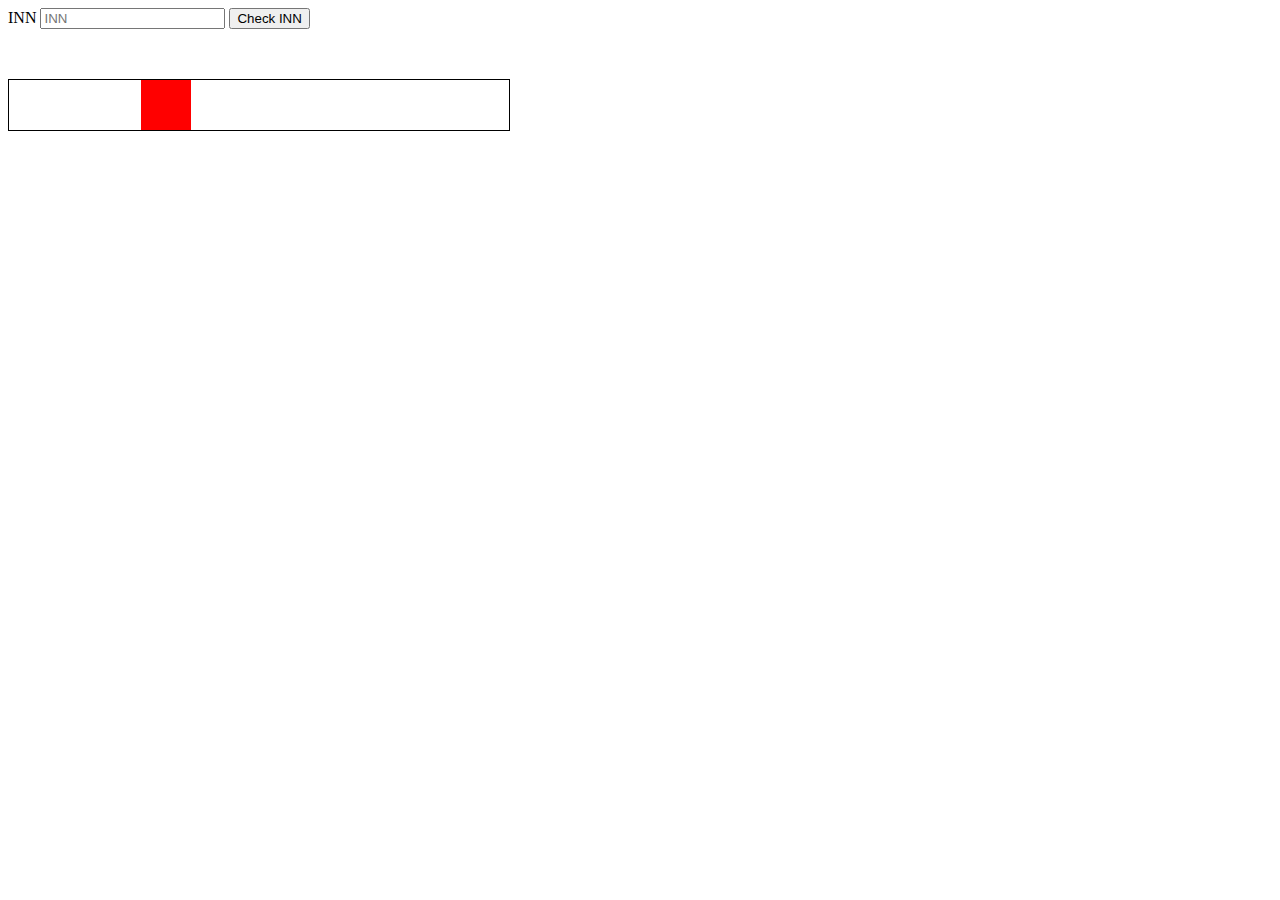
<file: task1/index.html>
<!DOCTYPE html>
<html lang="en">
<head>
    <meta charset="UTF-8">
    <title>Task 1</title>
    <style>
        .block {
            margin-top: 50px;
            width: 500px;
            height: 50px;
            border: 1px solid;
            position: relative;
        }
        .box {
            width: 50px;
            height: 50px;
            position: absolute;
            background-color: #ff0000;
        }
    </style>
</head>
<body>
    <div class="container">
        <label for="innInput">INN</label>
        <input type="text" id="innInput" placeholder="INN">
        <button id="innCheck">Check INN</button>
        <span class="innResult"> </span>
    </div>
    <div class="block">
        <div class="box"></div>
    </div>
</body>
<script src="app.js"></script>
</html>
</file>
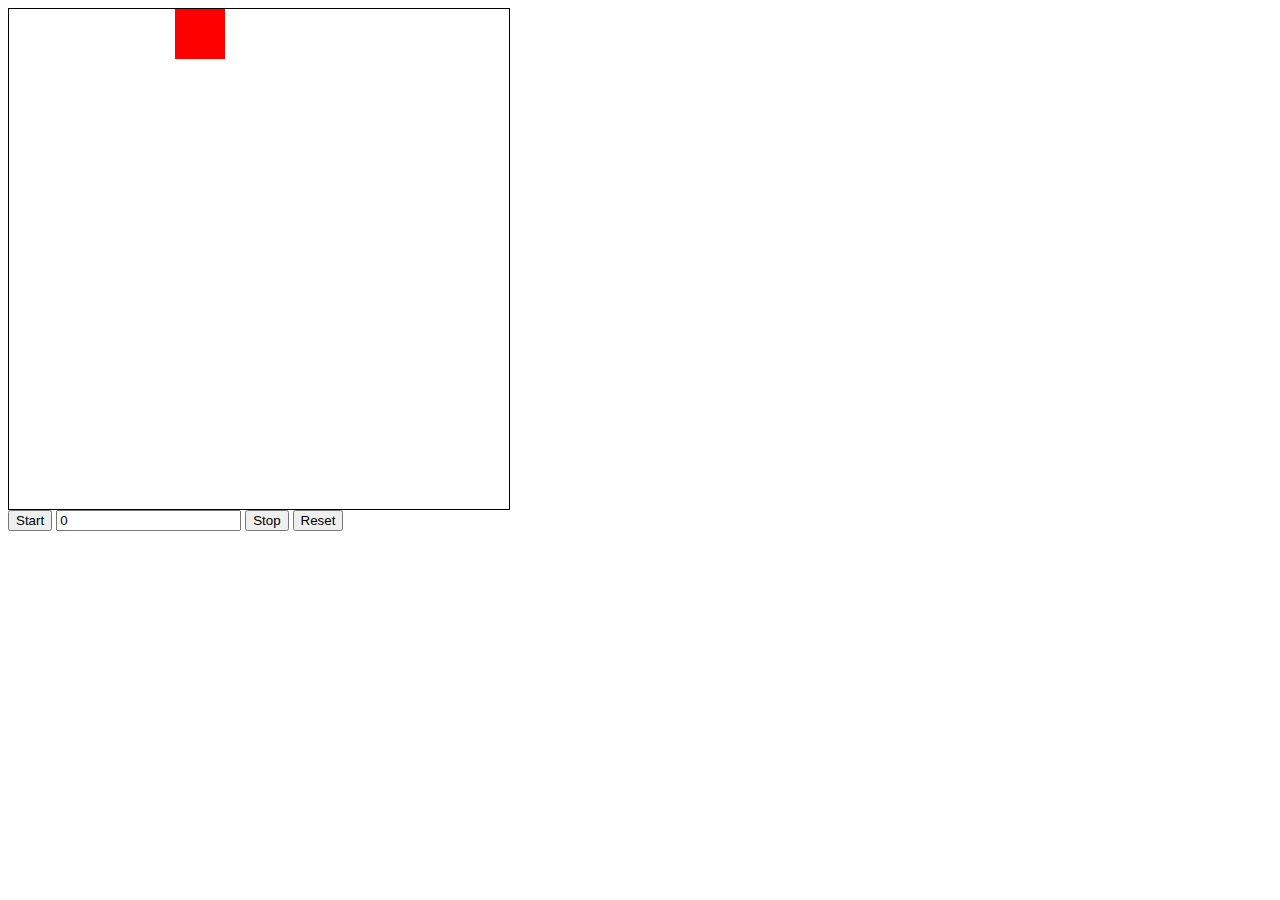
<file: task2/index.html>
<!DOCTYPE html>
<html lang="en">
<head>
    <meta charset="UTF-8">
    <title>Task 2</title>
    <style>
        .block {
            width: 500px;
            height: 500px;
            border: 1px solid;
            position: relative;
        }
        .box {
            width: 50px;
            height: 50px;
            position: absolute;
            background-color: #ff0000;
        }
    </style>
</head>
<body>
    <div class="block">
        <div class="box"></div>
    </div>
    <div class="timer">
        <button class="start">Start</button>
        <input type="text" class="input" value="0">
        <button class="stop">Stop</button>
        <button class="reset">Reset</button>
    </div>
</body>
<script src="app.js"></script>
</html>
</file>
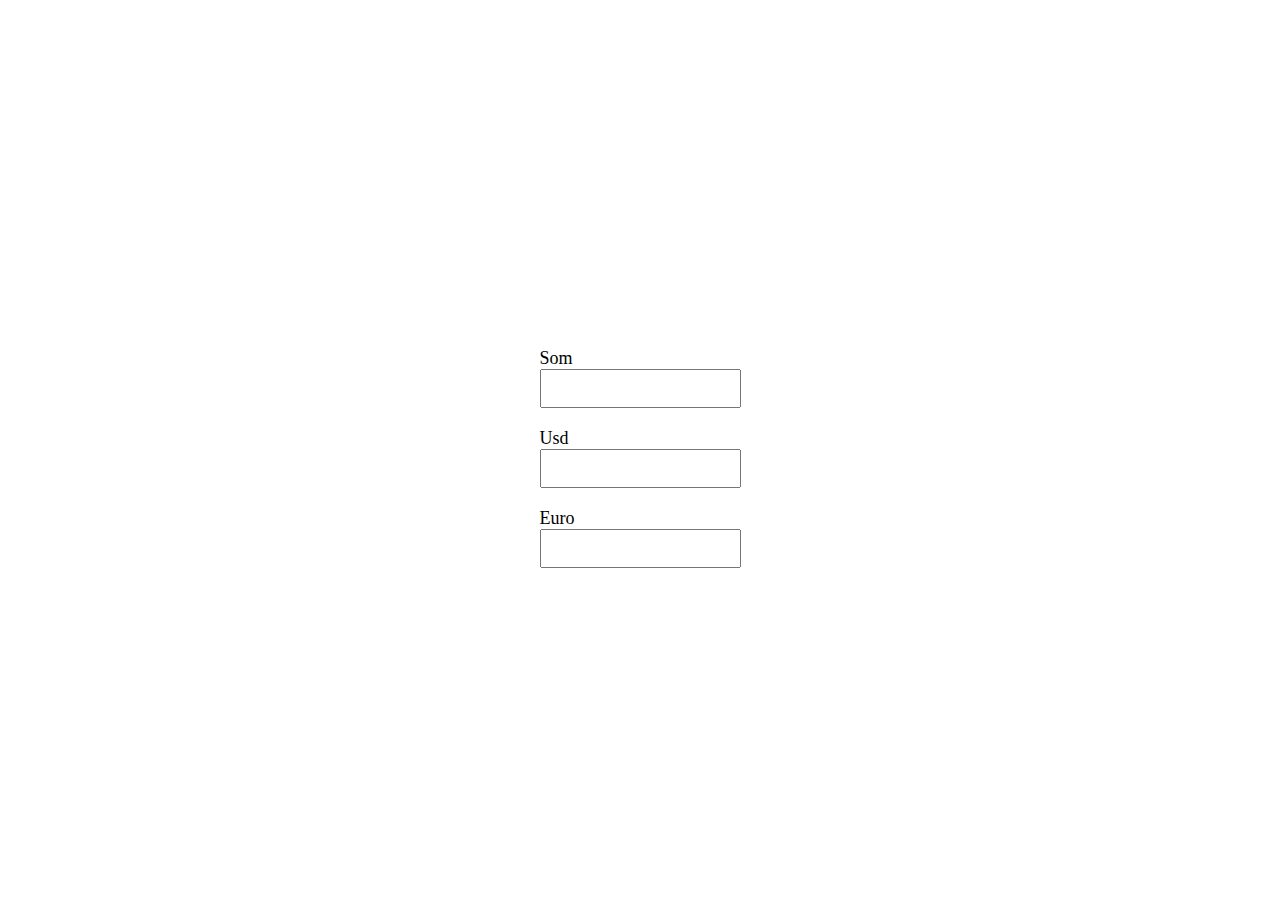
<file: task5/index.html>
<!DOCTYPE html>
<html lang="en">
<head>
    <meta charset="UTF-8">
    <title>Task 5</title>
    <style>
        body {
            display: flex;
            align-content: center;
            justify-content: center;
            flex-wrap: wrap;
            height: 100vh;
        }
        .wrapper > div {
            display: flex;
            flex-direction: column;
        }
        .usd {margin-top: 20px;}
        .usd {margin-bottom: 20px;}
        input {padding: 10px}
        label {font-size: 18px;}

    </style>
</head>
<body>
    <div class="wrapper">
        <div class="som">
            <label for="som">Som</label>
            <input type="number" id="som">
        </div>
        <div class="usd">
            <label for="usd">Usd</label>
            <input type="number" id="usd">
        </div>
        <div class="euro">
            <label for="euro">Euro</label>
            <input type="number" id="euro">
        </div>
    </div>
</body>
<script src="app.js"></script>
</html>
</file>
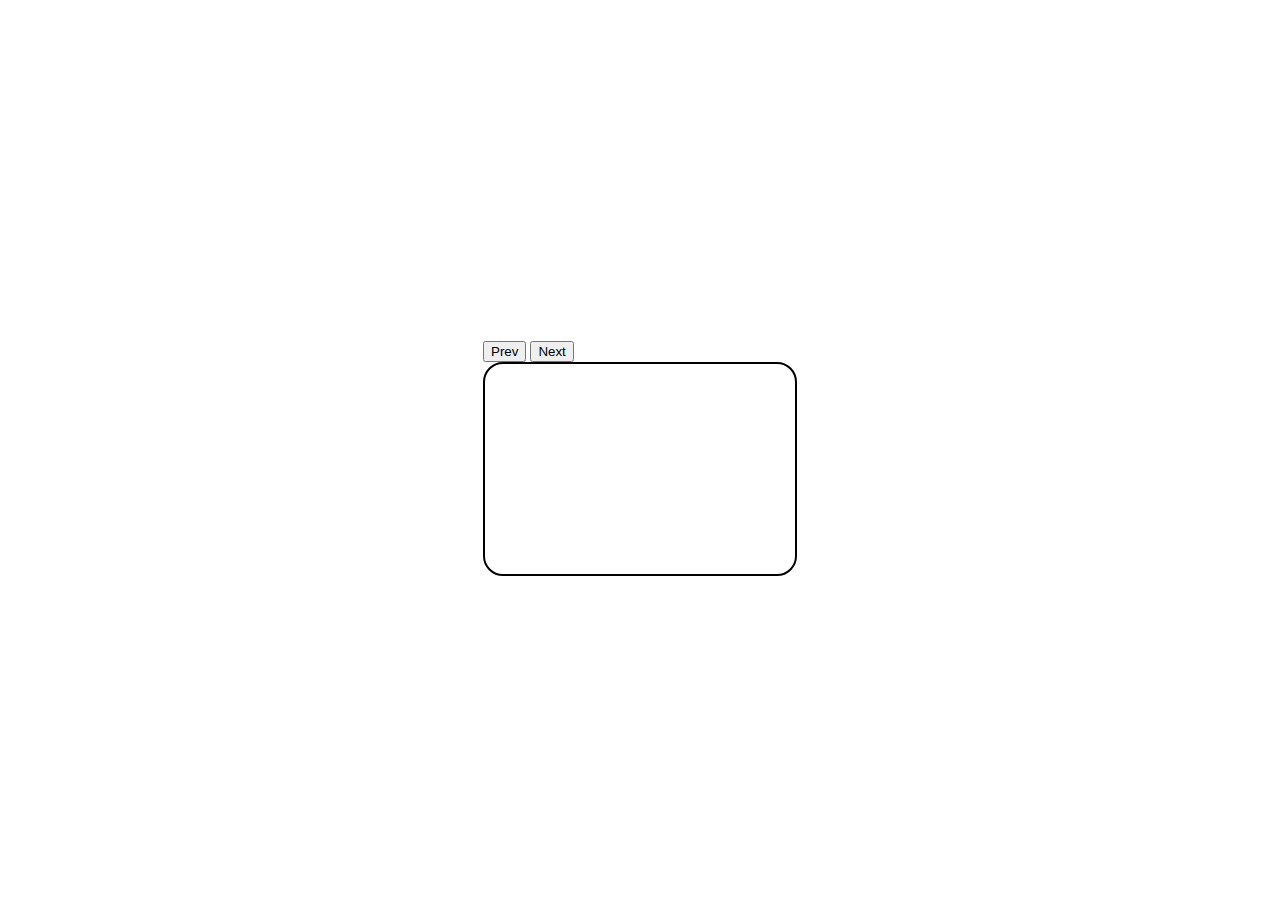
<file: task6/index.html>
<!DOCTYPE html>
<html lang="en">
<head>
    <meta charset="UTF-8">
    <title>Task 6</title>
    <style>
        body {
            display: flex;
            align-content: center;
            justify-content: center;
            flex-direction: column;
            flex-wrap: wrap;
            height: 100vh;
        }
        .block {
            width: 300px;
            height: 200px;
            border-radius: 20px;
            border: 2px solid;
            padding: 5px;
            text-align: center;
        }
    </style>
</head>
<body>
    <div>
        <button class="btn-prev">Prev</button>
        <button class="btn-next">Next</button>
    </div>
    <div class="block">

    </div>
</body>
<script src="app.js"></script>
</html>
</file>
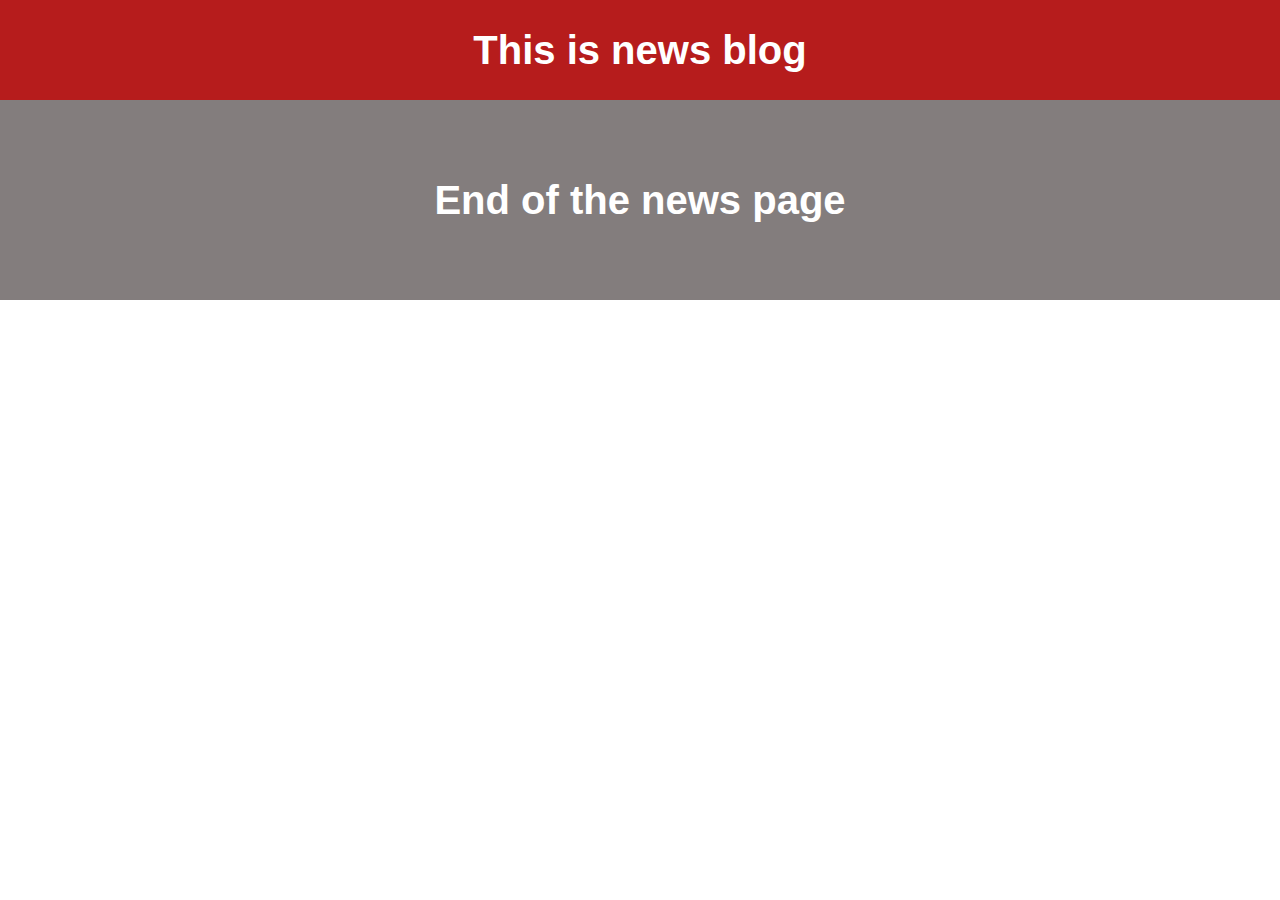
<file: task7/index.html>
<!DOCTYPE html>
<html lang="en">
<head>
    <meta charset="UTF-8">
    <title>Task 7</title>
    <link rel="stylesheet" href="css/core.css">
    <link rel="stylesheet" href="css/css.css">
</head>
<body>
    <div class="wrapper">
        <header class="menu">
            <h2>This is news blog</h2>
        </header>
        <div class="content"></div>
        <footer class="footer">
            <h2>End of the news page</h2>
        </footer>
    </div>
</body>
<script src="app.js"></script>
</html>
</file>
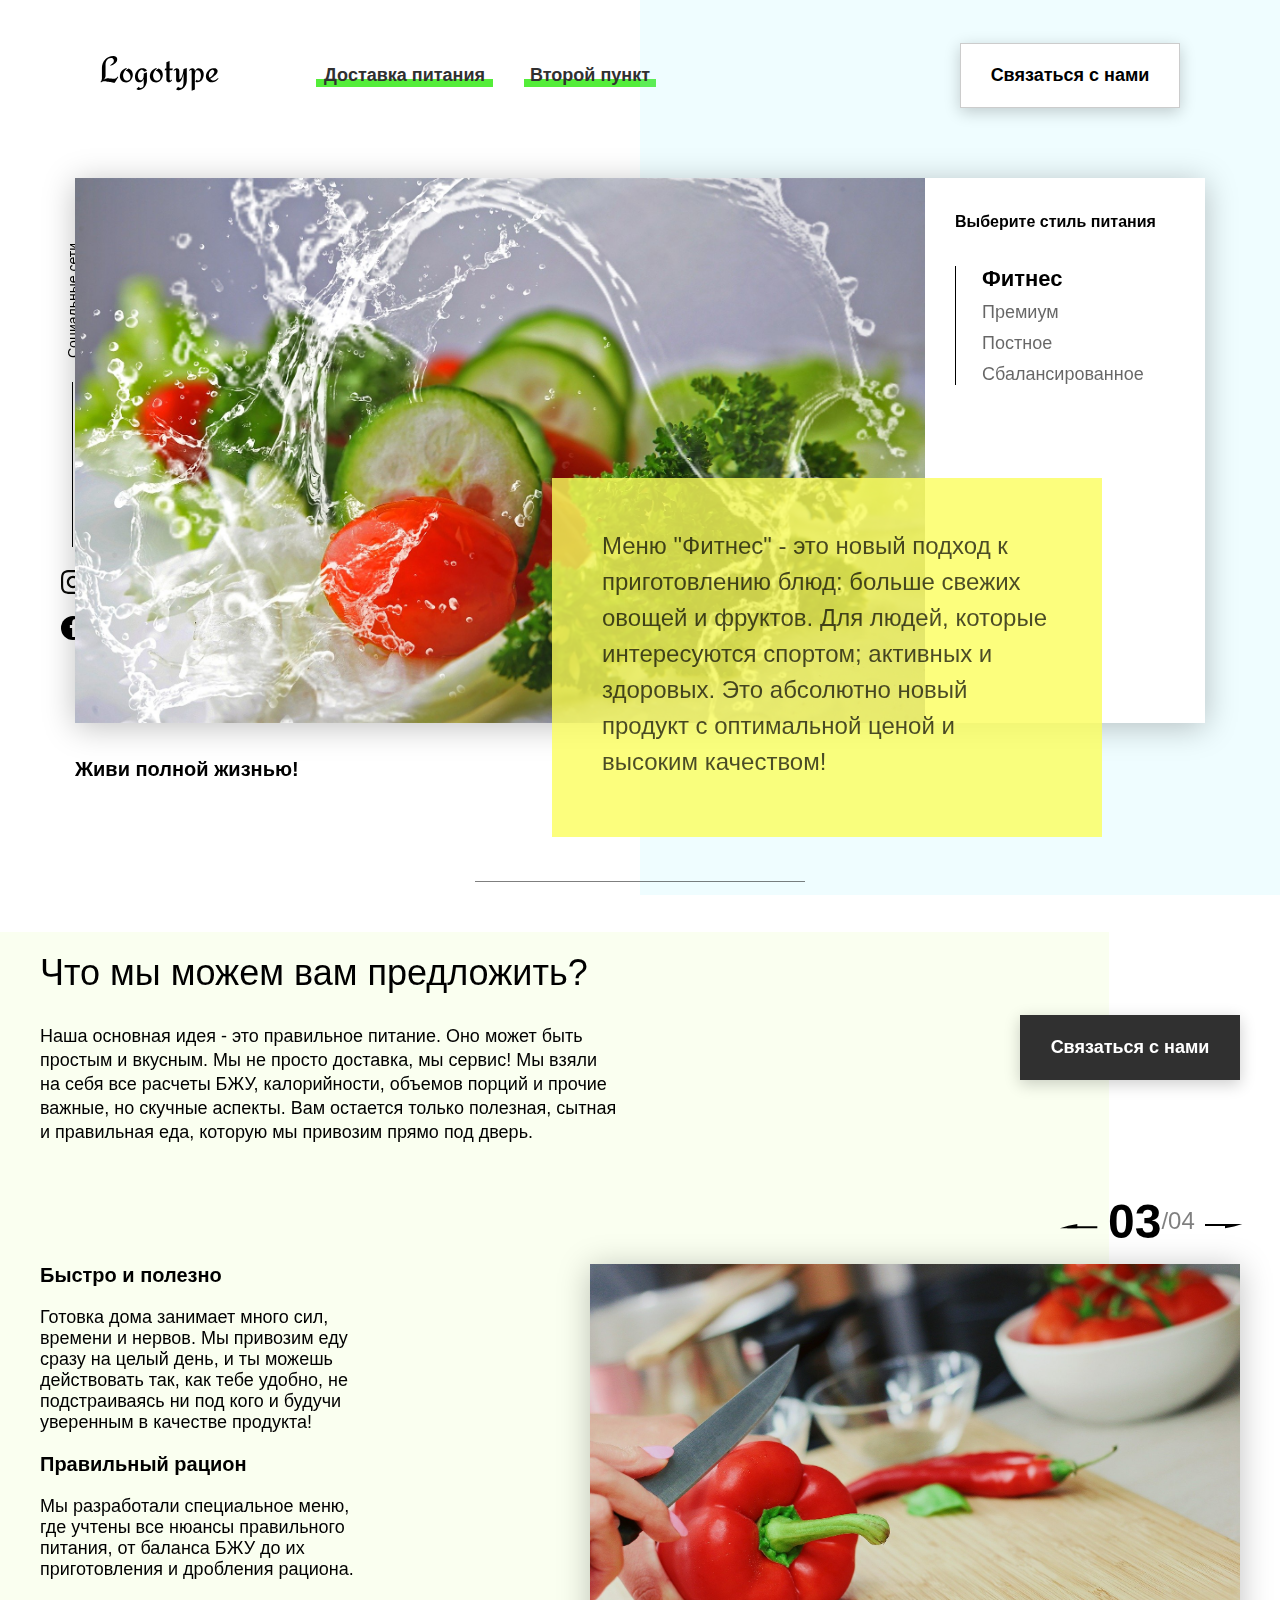
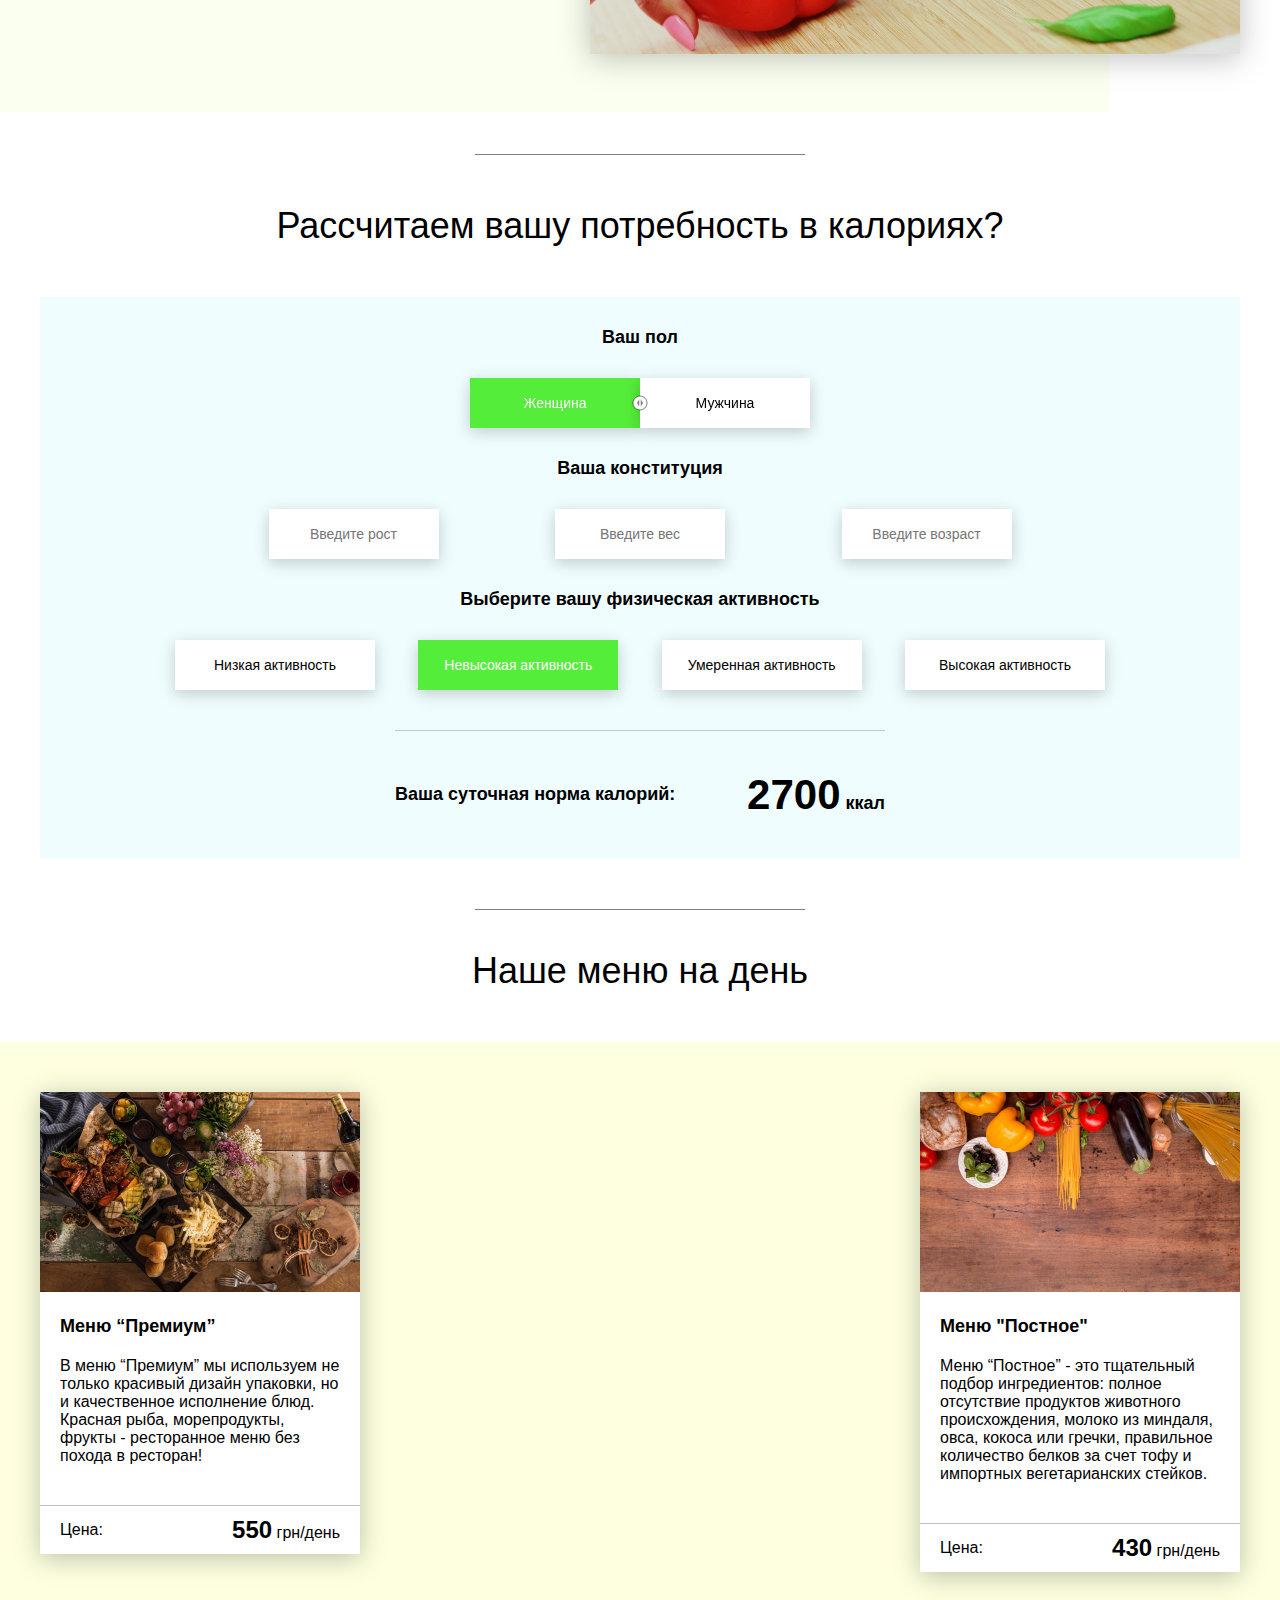
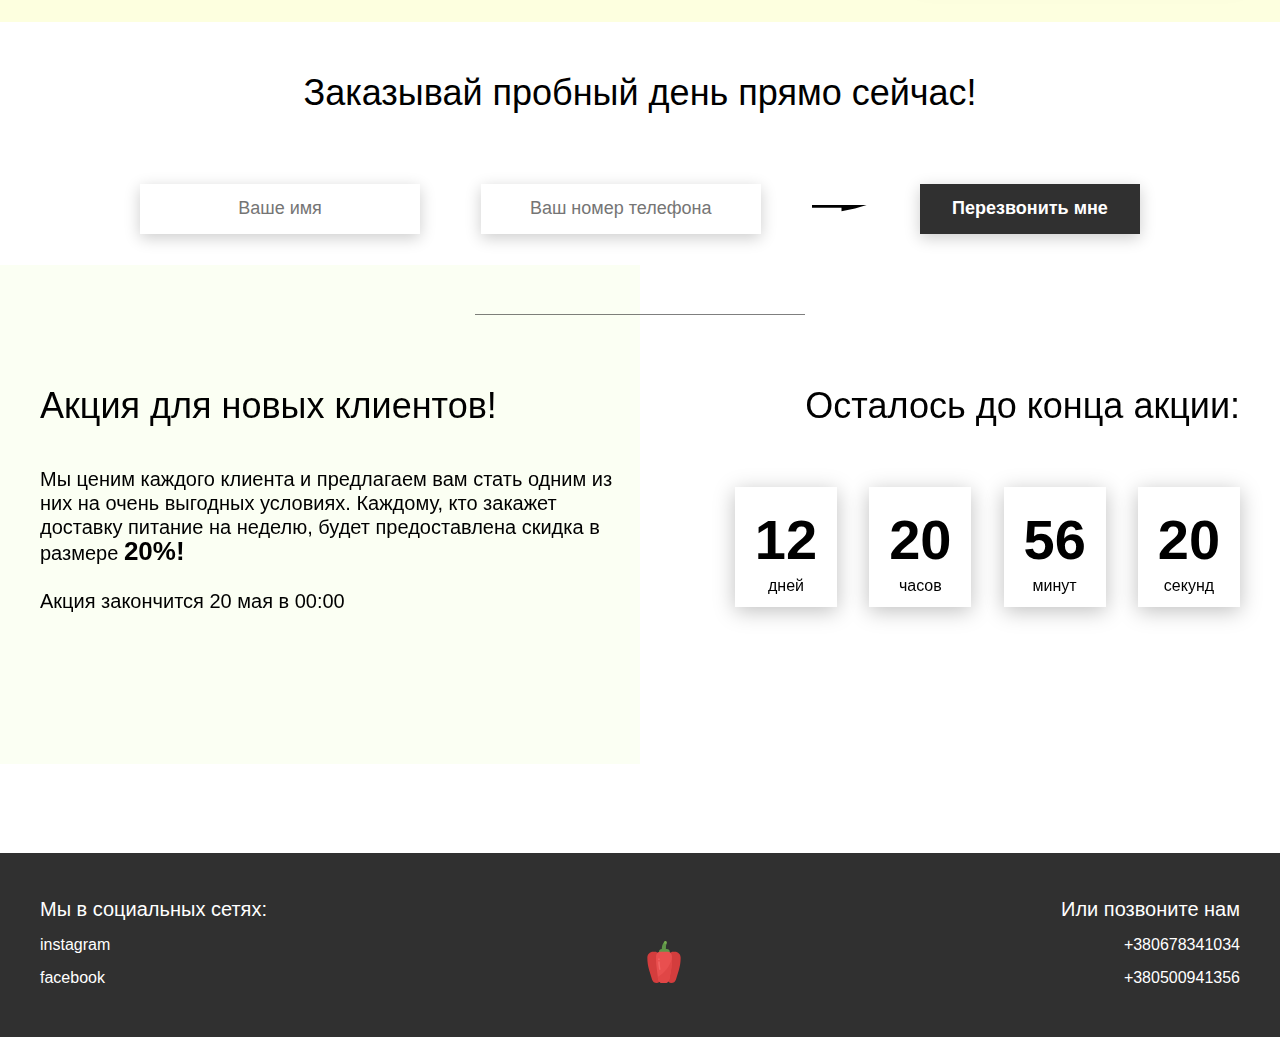
<file: task3/Food/index.html>
<!DOCTYPE html>
<html lang="en">
<head>
	<meta charset="UTF-8">
	<meta name="viewport" content="width=device-width, initial-scale=1.0">
	<title>Food</title>
	<link rel="stylesheet" href="css/style.css">
</head>
<body>
<header class="header">
	<div class="header__left-block">
		<div class="header__logo">
			<img src="icons/logo.svg" alt="Логотип">
		</div>
		<nav class="header__links">
			<a href="#" class="header__link">Доставка питания</a>
			<a href="#" class="header__link">Второй пункт</a>
		</nav>
	</div>
	<div class="header__right-block">
		<button data-modal class="btn btn_white">Связаться с нами</button>
	</div>
</header>
<div class="sidepanel">
	<div class="sidepanel__text"><span>Социальные сети</span></div>
	<div class="sidepanel__divider"></div>
	<a href="#" class="sidepanel__icon">
		<img src="icons/instagram.svg" alt="instagram">
	</a>
	<a href="#" class="sidepanel__icon">
		<img src="icons/facebook.svg" alt="facebook">
	</a>
</div>

<div class="preview">
	<div class="bgc_blue"></div>
	<div class="container">
		<div class="tabcontainer">
			<div class="tabcontent">
				<img src="img/tabs/vegy.jpg" alt="vegy">
				<div class="tabcontent__descr">
					Меню "Фитнес" - это новый подход к приготовлению блюд: больше свежих овощей и фруктов. Для людей,
					которые интересуются спортом; активных и здоровых. Это абсолютно новый продукт с оптимальной ценой и
					высоким качеством!
				</div>
			</div>
			<div class="tabcontent">
				<img src="img/tabs/elite.jpg" alt="elite">
				<div class="tabcontent__descr">
					Меню “Премиум” - мы используем не только красивый дизайн упаковки, но и качественное исполнение
					блюд. Красная рыба, морепродукты, фрукты - ресторанное меню без похода в ресторан!
				</div>
			</div>
			<div class="tabcontent">
				<img src="img/tabs/post.jpg" alt="post">
				<div class="tabcontent__descr">
					Наше специальное “Постное меню” - это тщательный подбор ингредиентов: полное отсутствие продуктов
					животного происхождения. Полная гармония с собой и природой в каждом элементе! Все будет Ом!
				</div>
			</div>
			<div class="tabcontent">
				<img src="img/tabs/hamburger.jpg" alt="vegy">
				<div class="tabcontent__descr">
					Меню "Сбалансированное" - это соответствие вашего рациона всем научным рекомендациям. Мы тщательно
					просчитываем вашу потребность в к/б/ж/у и создаем лучшие блюда для вас.
				</div>
			</div>
			<div class="tabheader">
				<h3>Выберите стиль питания</h3>
				<div class="tabheader__items">
					<div class="tabheader__item tabheader__item_active">Фитнес</div>
					<div class="tabheader__item">Премиум</div>
					<div class="tabheader__item">Постное</div>
					<div class="tabheader__item">Сбалансированное</div>
				</div>
			</div>
		</div>
		<div class="preview__life">Живи полной жизнью!</div>
	</div>
</div>

<div class="divider"></div>

<div class="offer">
	<div class="bgc_y"></div>
	<div class="container">
		<div class="offer__text">
			<h2 class="title">Что мы можем вам предложить?</h2>
			<div class="offer__descr">
				Наша основная идея - это правильное питание. Оно может быть простым и вкусным. Мы не просто доставка, мы
				сервис! Мы взяли на себя все расчеты БЖУ, калорийности, объемов порций и прочие важные, но скучные
				аспекты. Вам остается только полезная, сытная и правильная еда, которую мы привозим прямо под дверь.
			</div>
		</div>
		<div class="offer__action">
			<button data-modal class="btn btn_dark">Связаться с нами</button>
		</div>
	</div>
	<div class="container">
		<div class="offer__advantages">
			<h2>Быстро и полезно</h2>
			<div class="offer__advantages-text">
				Готовка дома занимает много сил, времени и нервов. Мы привозим еду сразу на целый день, и ты можешь
				действовать так, как тебе удобно, не подстраиваясь ни под кого и будучи уверенным в качестве продукта!
			</div>
			<h2>Правильный рацион</h2>
			<div class="offer__advantages-text">
				Мы разработали специальное меню, где учтены все нюансы правильного питания, от баланса БЖУ до их
				приготовления и дробления рациона.
			</div>
		</div>
		<div class="offer__slider">
			<div class="offer__slider-counter">
				<div class="offer__slider-prev">
					<img src="icons/left.svg" alt="prev">
				</div>
				<span id="current">03</span>
				/
				<span id="total">04</span>
				<div class="offer__slider-next">
					<img src="icons/right.svg" alt="next">
				</div>
			</div>
			<div class="offer__slider-wrapper">
				<div class="offer__slide">
					<img src="img/slider/pepper.jpg" alt="pepper">
				</div>
				<!-- <div class="offer__slide">
					<img src="img/slider/food-12.jpg" alt="food">
				</div>
				<div class="offer__slide">
					<img src="img/slider/olive-oil.jpg" alt="oil">
				</div>
				<div class="offer__slide">
					<img src="img/slider/paprika.jpg" alt="paprika">
				</div> -->
			</div>
		</div>
	</div>
</div>

<div class="divider"></div>

<div class="calculating">
	<div class="container">
		<h2 class="title">Рассчитаем вашу потребность в калориях?
		</h2>
		<div class="calculating__field">
			<div class="calculating__subtitle">
				Ваш пол
			</div>
			<div class="calculating__choose" id="gender">
				<div class="calculating__choose-item calculating__choose-item_active">Женщина</div>
				<div class="calculating__choose-item">Мужчина</div>
			</div>

			<div class="calculating__subtitle">
				Ваша конституция
			</div>
			<div class="calculating__choose calculating__choose_medium">
				<input type="text" id="height" placeholder="Введите рост" class="calculating__choose-item">
				<input type="text" id="weight" placeholder="Введите вес" class="calculating__choose-item">
				<input type="text" id="age" placeholder="Введите возраст" class="calculating__choose-item">
			</div>

			<div class="calculating__subtitle">
				Выберите вашу физическая активность
			</div>
			<div class="calculating__choose calculating__choose_big">
				<div id="low" class="calculating__choose-item">Низкая активность</div>
				<div id="small" class="calculating__choose-item calculating__choose-item_active">Невысокая активность
				</div>
				<div id="medium" class="calculating__choose-item">Умеренная активность</div>
				<div id="high" class="calculating__choose-item">Высокая активность</div>
			</div>

			<div class="calculating__divider"></div>

			<div class="calculating__total">
				<div class="calculating__subtitle">
					Ваша суточная норма калорий:
				</div>
				<div class="calculating__result">
					<span>2700</span> ккал
				</div>
			</div>
		</div>
	</div>
</div>

<div class="divider"></div>

<div class="menu">
	<h2 class="title">Наше меню на день</h2>

	<div class="menu__field">
		<div id="cardWrapper" class="container">
			<div class="menu__item">
				<img src="img/tabs/elite.jpg" alt="elite">
				<h3 class="menu__item-subtitle">Меню “Премиум”</h3>
				<div class="menu__item-descr">В меню “Премиум” мы используем не только красивый дизайн упаковки, но и
					качественное исполнение блюд. Красная рыба, морепродукты, фрукты - ресторанное меню без похода в
					ресторан!
				</div>
				<div class="menu__item-divider"></div>
				<div class="menu__item-price">
					<div class="menu__item-cost">Цена:</div>
					<div class="menu__item-total"><span>550</span> грн/день</div>
				</div>
			</div>
			<div class="menu__item">
				<img src="img/tabs/post.jpg" alt="post">
				<h3 class="menu__item-subtitle">Меню "Постное"</h3>
				<div class="menu__item-descr">Меню “Постное” - это тщательный подбор ингредиентов: полное отсутствие
					продуктов животного происхождения, молоко из миндаля, овса, кокоса или гречки, правильное количество
					белков за счет тофу и импортных вегетарианских стейков.
				</div>
				<div class="menu__item-divider"></div>
				<div class="menu__item-price">
					<div class="menu__item-cost">Цена:</div>
					<div class="menu__item-total"><span>430</span> грн/день</div>
				</div>
			</div>
		</div>
	</div>
</div>

<div class="order">
	<div class="container">
		<div class="title">Заказывай пробный день прямо сейчас!</div>
		<form action="#" class="order__form">
			<input required placeholder="Ваше имя" name="name" type="text" class="order__input">
			<input required placeholder="Ваш номер телефона" name="phone" type="phone" class="order__input">
			<img src="icons/right.svg" alt="right">
			<button class="btn btn_dark btn_min">Перезвонить мне</button>
		</form>
	</div>
</div>

<div class="divider"></div>

<div class="promotion">
	<div class="bgc_y"></div>
	<div class="container">
		<div class="promotion__text">
			<div class="title">Акция для новых клиентов!</div>
			<div class="promotion__descr">
				Мы ценим каждого клиента и предлагаем вам стать одним из них на очень выгодных условиях.
				Каждому, кто закажет доставку питание на неделю, будет предоставлена скидка в размере <span>20%!</span>
				<br><br>
				Акция закончится 20 мая в 00:00
			</div>
		</div>
		<div class="promotion__timer">
			<div class="title">Осталось до конца акции:</div>
			<div class="timer">
				<div class="timer__block">
					<span id="days">12</span>
					дней
				</div>
				<div class="timer__block">
					<span id="hours">20</span>
					часов
				</div>
				<div class="timer__block">
					<span id="minutes">56</span>
					минут
				</div>
				<div class="timer__block">
					<span id="seconds">20</span>
					секунд
				</div>
			</div>
		</div>
	</div>
</div>

<footer class="footer">
	<div class="container">
		<div class="social">
			<div class="subtitle">Мы в социальных сетях:</div>
			<a href="#" class="link">instagram</a>
			<a href="#" class="link">facebook</a>
		</div>
		<div class="pepper">
			<img src="icons/veg.svg" alt="pepper">
		</div>
		<div class="call">
			<div class="subtitle">Или позвоните нам</div>
			<a href="#" class="link">+380678341034</a>
			<a href="#" class="link">+380500941356</a>
		</div>
	</div>
</footer>

<div class="modal">
	<div class="modal__dialog">
		<div class="modal__content">
			<form action="#">
				<div class="modal__close">&times;</div>
				<div class="modal__title">Мы свяжемся с вами как можно быстрее!</div>
				<input required placeholder="Ваше имя" name="name" type="text" class="modal__input">
				<input required placeholder="Ваш номер телефона" name="phone" type="phone" class="modal__input">
				<button class="btn btn_dark btn_min">Перезвонить мне</button>
			</form>
		</div>
	</div>
</div>
<script src="js/app.js"></script>
</body>
</html>
</file>
<file: task7/css/core.css>
* {
    margin: 0;
    padding: 0;
    box-sizing: border-box;
}

.wrapper {
    font-family: sans-serif;
}
</file>
<file: task7/css/css.css>
.menu {
    height: 100px;
    background-color: #b61c1c;
    display: flex;
    justify-content: center;
    align-items: center;
}

.menu h2 {
    color: #ffffff;
    font-size: 40px;
}

.content {
    display: flex;
    flex-wrap: wrap;
    justify-content: center;
}

.content h2 {
    margin-bottom: 10px;
}

.content h4 {
    color: #494949;
}

.card {
    width: 300px;
    background-color: #ffffff;
    padding: 20px;
    border-radius: 10px;
    margin: 10px;
}

.card-img {
    width: 100%;
    height: 200px;
    object-fit: cover;
    object-position: center;
}

.footer {
    height: 200px;
    background-color: #837d7d;
    display: flex;
    justify-content: center;
    align-items: center;
}

.footer h2 {
    color: #ffffff;
    font-size: 40px;
    font-family: sans-serif;
}
</file>
<file: task3/Food/css/style.css>
* {
    box-sizing: border-box;
    margin: 0;
    padding: 0;
    font-family: Roboto, sans-serif;
}

a {
    text-decoration: none;
}

.btn {
    width: 220px;
    height: 65px;
    display: flex;
    justify-content: center;
    align-items: center;
    background-color: #fff;
    font-size: 18px;
    font-weight: 700;
    border: 1px solid rgba(0, 0, 0, 0.2);
    box-shadow: 0 4px 15px rgba(0, 0, 0, 0.2);
    cursor: pointer;
    transition: 0.3s all;
    outline: 0;
}

.btn_white {
    background-color: #fff;
}

.btn_dark {
    background-color: #303030;
    color: #fff;
    border: none;
}

.btn_min {
    height: 50px;
}

.btn:hover {
    box-shadow: 0 4px 30px rgba(0, 0, 0, 0.3);
}

.container {
    max-width: 1200px;
    margin: 0 auto;
}

.divider {
    width: 330px;
    height: 1px;
    margin: 0 auto;
    background-color: rgba(0, 0, 0, 0.5);
}

.title {
    font-size: 36px;
    font-weight: 400;
}

.header {
    display: flex;
    justify-content: space-between;
    align-items: center;
    height: 150px;
    padding: 0 100px;
}

.header__left-block {
    display: flex;
    justify-content: space-between;
    min-width: 550px;
}

.header__logo {
    max-width: 170px;
}

.header__logo img {
    width: 100%;
}

.header__links {
    display: flex;
    align-items: center;
}

.header__link {
    position: relative;
    margin-right: 45px;
    font-weight: 700;
    font-size: 18px;
    color: #303030;
}

.header__link:after {
    content: "";
    position: absolute;
    display: block;
    width: 110%;
    left: -5%;
    bottom: -1px;
    z-index: -1;
    height: 8px;
    background: #54ed39;
}

.header__link:last-child {
    margin-right: 0;
}

.sidepanel {
    position: fixed;
    left: 60px;
    top: 240px;
    height: 400px;
    width: 25px;
    display: flex;
    flex-direction: column;
    justify-content: space-between;
    align-items: center;
}

.sidepanel__text {
    width: 120px;
    height: 120px;
    font-size: 14px;
}

.sidepanel__text span {
    display: flex;
    transform: rotate(-90deg) translateX(-50px);
}

.sidepanel__divider {
    width: 1px;
    height: 165px;
    background-color: #000;
}

.sidepanel__icon {
    width: 24px;
    height: 24px;
}

.sidepanel__icon img {
    width: 100%;
}

.preview {
    padding: 28px 0 100px 0;
    position: relative;
}

.preview__life {
    font-weight: 700;
    font-size: 20px;
    margin-left: 35px;
    margin-top: 35px;
}

.bgc_blue {
    position: absolute;
    right: 0;
    top: -155px;
    width: 50vw;
    height: 900px;
    background: rgba(146, 242, 255, 0.15);
    z-index: -1;
}

.tabcontainer {
    display: flex;
    width: 1130px;
    margin: 0 auto;
    box-shadow: 0 4px 30px rgba(0, 0, 0, 0.25);
}

.tabcontent {
    width: 850px;
    position: relative;
}

.tabcontent img {
    width: 100%;
    height: 100%;
    object-fit: cover;
}

.tabcontent__descr {
    position: absolute;
    top: 300px;
    right: -177px;
    width: 550px;
    height: 359px;
    background: rgba(251, 254, 93, 0.8);
    padding: 50px;
    font-size: 24px;
    font-weight: 300;
    line-height: 36px;
    color: rgba(0, 0, 0, 0.7);
}

.tabheader {
    width: 280px;
    padding: 35px 30px;
    background-color: #fff;
}

.tabheader h3 {
    font-weight: 700;
    font-size: 16px;
}

.tabheader__items {
    margin-top: 35px;
    padding-left: 26px;
    border-left: 1px solid #000;
}

.tabheader__item {
    font-weight: 700;
    font-size: 18px;
    font-weight: 300;
    margin-top: 10px;
    color: rgba(0, 0, 0, 0.6);
    cursor: pointer;
    transition: 0.3s all;
}

.tabheader__item_active {
    color: #000;
    font-size: 22px;
    font-weight: 700;
}

.offer {
    padding: 70px 0 100px 0;
    position: relative;
}

.offer .container {
    display: flex;
    justify-content: space-between;
}

.offer .bgc_y {
    position: absolute;
    width: 1109px;
    height: 780px;
    background: rgba(243, 255, 222, 0.45);
    z-index: -1;
    top: 50px;
}

.offer__text {
    width: 580px;
}

.offer__descr {
    font-size: 18px;
    margin-top: 30px;
    font-weight: 300;
    line-height: 24px;
}

.offer__action {
    display: flex;
    align-items: center;
    justify-content: flex-end;
}

.offer__advantages {
    width: 330px;
    margin-top: 50px;
}

.offer__advantages h2 {
    font-weight: 700;
    font-size: 20px;
    margin-top: 20px;
}

.offer__advantages h2:first-child {
    margin-top: 70px;
}

.offer__advantages-text {
    margin-top: 20px;
    font-size: 18px;
    font-weight: 300;
    line-height: 21px;
}

.offer__slider {
    width: 650px;
    margin-top: 50px;
    display: flex;
    flex-direction: column;
    align-items: flex-end;
}

.offer__slider-counter {
    display: flex;
    width: 180px;
    align-items: center;
    font-size: 24px;
    color: rgba(0, 0, 0, 0.5);
}

.offer__slider-wrapper {
    width: 100%;
    margin-top: 15px;
    box-shadow: 0 4px 30px rgba(0, 0, 0, 0.25);
}

.offer__slider-prev {
    margin-right: 10px;
    cursor: pointer;
}

.offer__slider-next {
    margin-left: 10px;
    cursor: pointer;
}

.offer__slider #current {
    font-size: 48px;
    font-weight: 700;
    color: #000;
}

.offer__slide {
    width: 100%;
    height: 390px;
}

.offer__slide img {
    width: 100%;
    height: 100%;
    object-fit: cover;
}

.calculating {
    padding: 50px 0;
}

.calculating .title {
    text-align: center;
}

.calculating__field {
    width: 100%;
    margin-top: 50px;
    background: rgba(146, 242, 255, 0.15);
    padding: 30px 0 40px 0;
}

.calculating__subtitle {
    text-align: center;
    font-size: 18px;
    font-weight: 700;
    margin-top: 30px;
}

.calculating__subtitle:first-child {
    margin-top: 0;
}

.calculating #gender:after {
    content: "";
    position: absolute;
    top: 50%;
    transform: translateY(-50%);
    display: block;
    width: 16px;
    height: 16px;
    background: url(../icons/switch.svg) center center/cover no-repeat;
}

.calculating__choose {
    position: relative;
    display: flex;
    margin-top: 30px;
    justify-content: center;
}

.calculating__choose-item {
    display: flex;
    align-items: center;
    justify-content: center;
    width: 170px;
    height: 50px;
    padding: 0 10px;
    background: #fff;
    box-shadow: 0 4px 15px rgba(0, 0, 0, 0.2);
    border: none;
    text-align: center;
    font-size: 14px;
    cursor: pointer;
    outline: 0;
    transition: 0.3s all;
}

.calculating__choose-item_active {
    color: #fff;
    background-color: #54ed39;
}

.calculating__choose_medium {
    width: 743px;
    justify-content: space-between;
    margin: 30px auto 0 auto;
}

.calculating__choose_big {
    width: 930px;
    justify-content: space-between;
    margin: 30px auto 0 auto;
}

.calculating__choose_big .calculating__choose-item {
    width: 200px;
}

.calculating__divider {
    width: 490px;
    height: 1px;
    margin: 40px auto;
    background-color: rgba(0, 0, 0, 0.2);
}

.calculating__total {
    width: 490px;
    margin: 0 auto;
    display: flex;
    justify-content: space-between;
    align-items: center;
}

.calculating__result {
    font-size: 18px;
    font-weight: 700;
}

.calculating__result span {
    font-size: 42px;
}

.menu {
    padding: 40px 0 50px 0;
}

.menu .container {
    display: flex;
    justify-content: space-between;
    align-items: flex-start;
}

.menu .title {
    text-align: center;
}

.menu__field {
    margin-top: 50px;
    padding: 50px 0;
    width: 100%;
    background: rgba(249, 254, 126, 0.25);
}

.menu__item {
    width: 320px;
    min-height: 450px;
    background: #fff;
    box-shadow: 0 4px 25px rgba(0, 0, 0, 0.25);
    font-size: 16px;
    font-weight: 300;
}

.menu__item img {
    width: 100%;
    height: 200px;
    object-fit: cover;
}

.menu__item-subtitle {
    font-weight: 700;
    font-size: 18px;
    padding: 0 20px;
    margin-top: 20px;
}

.menu__item-descr {
    margin-top: 20px;
    padding: 0 20px;
}

.menu__item-divider {
    width: 100%;
    height: 1px;
    background-color: rgba(0, 0, 0, 0.25);
    margin-top: 40px;
}

.menu__item-price {
    display: flex;
    justify-content: space-between;
    align-items: center;
    padding: 10px 20px;
}

.menu__item-price span {
    font-size: 24px;
    font-weight: 700;
}

.order {
    padding-bottom: 80px;
}

.order .title {
    text-align: center;
}

.order__form {
    margin-top: 70px;
    padding: 0 100px;
    display: flex;
    justify-content: space-between;
    align-items: center;
}

.order__form img {
    transform: scale(1.5);
}

.order__input {
    width: 280px;
    height: 50px;
    background: #fff;
    box-shadow: 0 4px 15px rgba(0, 0, 0, 0.2);
    border: none;
    font-size: 18px;
    text-align: center;
    padding: 0 20px;
    outline: 0;
}

.promotion {
    padding: 70px 0 240px 0;
    position: relative;
}

.promotion .container {
    display: flex;
}

.promotion .bgc_y {
    position: absolute;
    width: 50%;
    height: 499px;
    background: rgba(243, 255, 222, 0.35);
    z-index: -1;
    top: -50px;
    left: 0;
}

.promotion__text {
    width: 50%;
}

.promotion__descr {
    margin-top: 40px;
    font-size: 20px;
    line-height: 24px;
    font-weight: 300;
}

.promotion__descr span {
    font-weight: 700;
    font-size: 26px;
}

.promotion__timer {
    width: 50%;
}

.promotion__timer .title {
    text-align: right;
}

.promotion__timer .timer {
    margin-top: 60px;
    padding-left: 95px;
    display: flex;
    justify-content: space-between;
    align-items: center;
}

.promotion__timer .timer__block {
    width: 102px;
    height: 120px;
    background: #fff;
    box-shadow: 0 4px 20px rgba(0, 0, 0, 0.25);
    font-size: 16px;
    font-weight: 300;
    text-align: center;
}

.promotion__timer .timer__block span {
    display: block;
    margin-top: 20px;
    margin-bottom: 5px;
    font-size: 56px;
    font-weight: 700;
}

.footer {
    min-height: 180px;
    background-color: #303030;
    padding: 45px 0 50px 0;
    color: #fff;
}

.footer .container {
    height: 100%;
    display: flex;
    justify-content: space-between;
    align-items: flex-end;
}

.footer .subtitle {
    font-size: 20px;
}

.footer .link {
    display: block;
    margin-top: 15px;
    font-size: 16px;
    color: #fff;
}

.footer .call {
    text-align: right;
}

.modal {
    position: fixed;
    top: 0;
    left: 0;
    z-index: 1050;
    display: none;
    width: 100%;
    height: 100%;
    overflow: hidden;
    background-color: rgba(0, 0, 0, 0.5);
}

.modal__dialog {
    max-width: 500px;
    margin: 40px auto;
}

.modal__content {
    position: relative;
    width: 100%;
    padding: 40px;
    background-color: #fff;
    border: 1px solid rgba(0, 0, 0, 0.2);
    border-radius: 4px;
    max-height: 80vh;
    overflow-y: auto;
}

.modal__close {
    position: absolute;
    top: 8px;
    right: 14px;
    font-size: 30px;
    color: #000;
    opacity: 0.5;
    font-weight: 700;
    border: none;
    background-color: transparent;
    cursor: pointer;
}

.modal__title {
    text-align: center;
    font-size: 22px;
    text-transform: uppercase;
}

.modal__input {
    display: block;
    margin: 20px auto 20px auto;
    width: 280px;
    height: 50px;
    background: #fff;
    box-shadow: 0 4px 15px rgba(0, 0, 0, 0.2);
    border: none;
    font-size: 18px;
    text-align: center;
    padding: 0 20px;
    outline: 0;
}

.modal .btn {
    display: block;
    width: 280px;
    margin: 0 auto;
}
.hide {
    display: none;
}
.show {
    display: block;
}
.fade {
    animation: fade 1.7s linear;
}

@keyframes fade {
    0% {
        opacity: .1;
    }
    100% {
        opacity: 1;
    }
}
</file>
